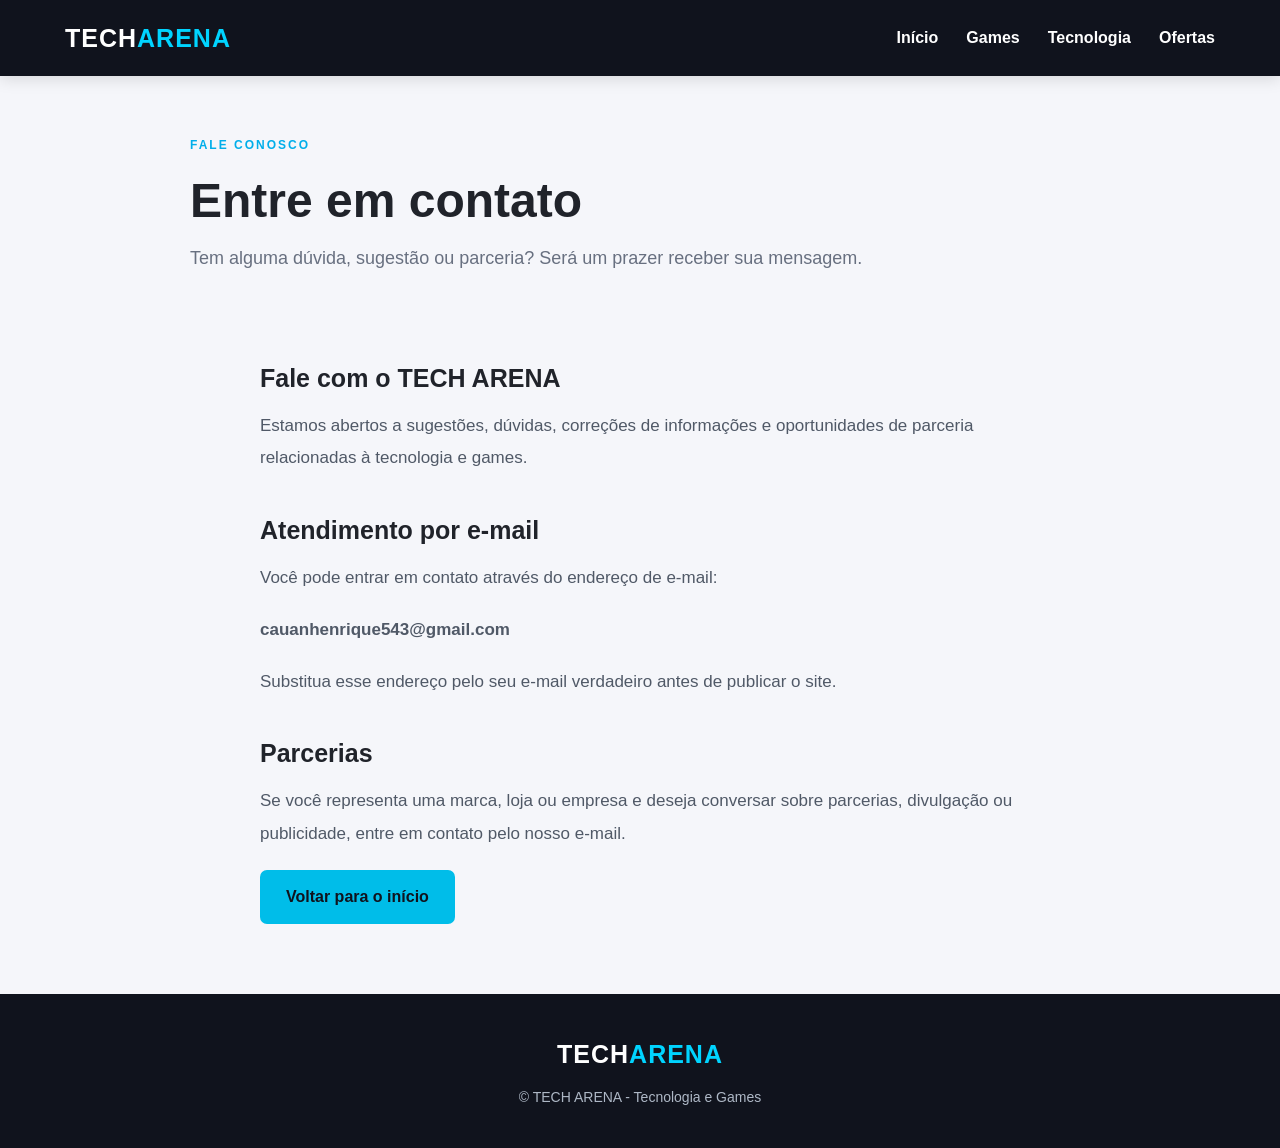
<file: contato.html>
<!DOCTYPE html>
<html lang="pt-BR">
<head>
    <meta charset="UTF-8">
    <meta name="viewport" content="width=device-width, initial-scale=1.0">

    <title>Contato | TECH ARENA</title>

    <meta name="description" content="Entre em contato com a equipe do TECH ARENA.">

    <link rel="stylesheet" href="style.css">
</head>
<body>

    <header class="header">
        <div class="container navbar">
            <a href="index.html" class="logo">
                TECH<span>ARENA</span>
            </a>

            <nav>
                <a href="index.html">Início</a>
                <a href="index.html#games">Games</a>
                <a href="index.html#tecnologia">Tecnologia</a>
                <a href="index.html#ofertas">Ofertas</a>
            </nav>
        </div>
    </header>

    <main class="container article-container">

        <div class="article-header">
            <span class="tag">FALE CONOSCO</span>

            <h1>Entre em contato</h1>

            <p>
                Tem alguma dúvida, sugestão ou parceria?
                Será um prazer receber sua mensagem.
            </p>
        </div>

        <article class="article-content">

            <h2>Fale com o TECH ARENA</h2>

            <p>
                Estamos abertos a sugestões, dúvidas,
                correções de informações e oportunidades
                de parceria relacionadas à tecnologia e games.
            </p>

            <h2>Atendimento por e-mail</h2>

            <p>
                Você pode entrar em contato através do
                endereço de e-mail:
            </p>

            <p>
                <strong>cauanhenrique543@gmail.com</strong>
            </p>

            <p>
                Substitua esse endereço pelo seu e-mail
                verdadeiro antes de publicar o site.
            </p>

            <h2>Parcerias</h2>

            <p>
                Se você representa uma marca, loja ou empresa
                e deseja conversar sobre parcerias,
                divulgação ou publicidade, entre em contato
                pelo nosso e-mail.
            </p>

            <a class="button" href="index.html">
                Voltar para o início
            </a>

        </article>

    </main>

    <footer class="footer">
        <div class="container">
            <a href="index.html" class="logo">
                TECH<span>ARENA</span>
            </a>
            <p>© TECH ARENA - Tecnologia e Games</p>
        </div>
    </footer>

</body>
</html>
</file>
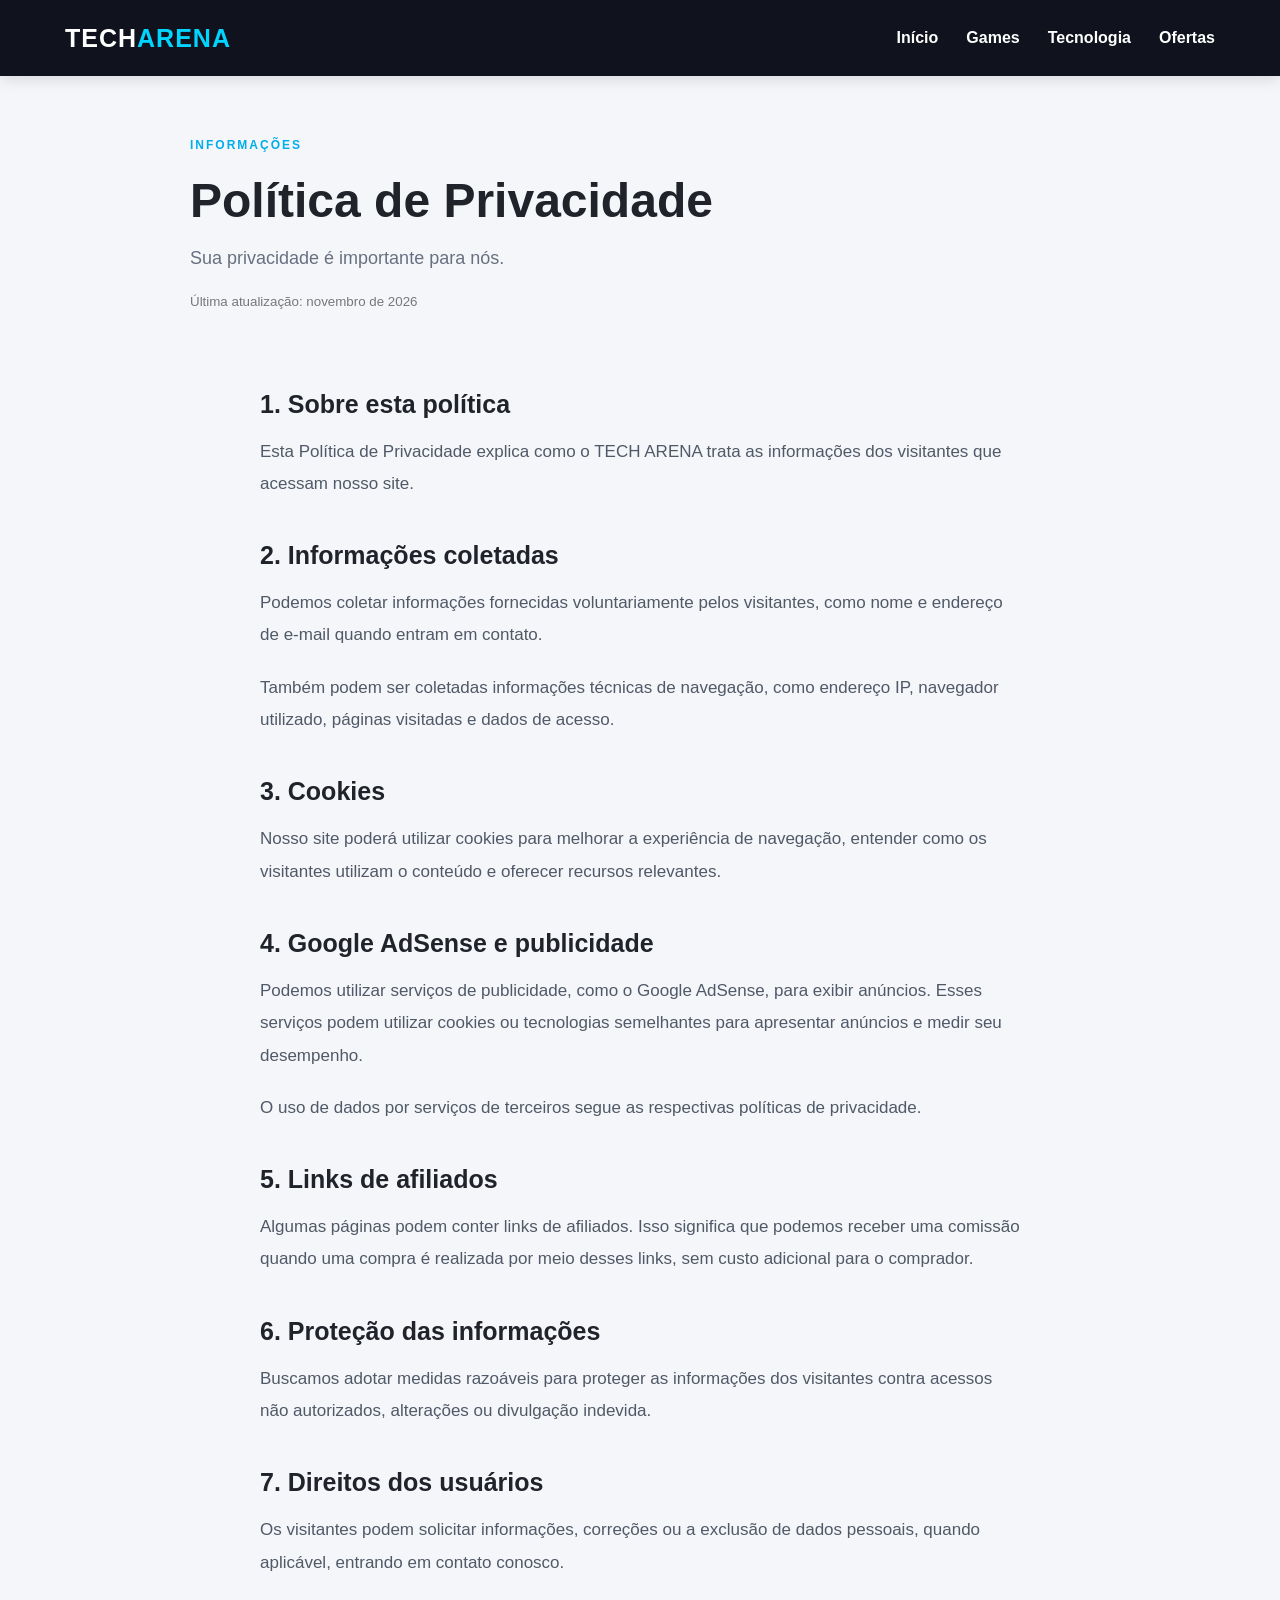
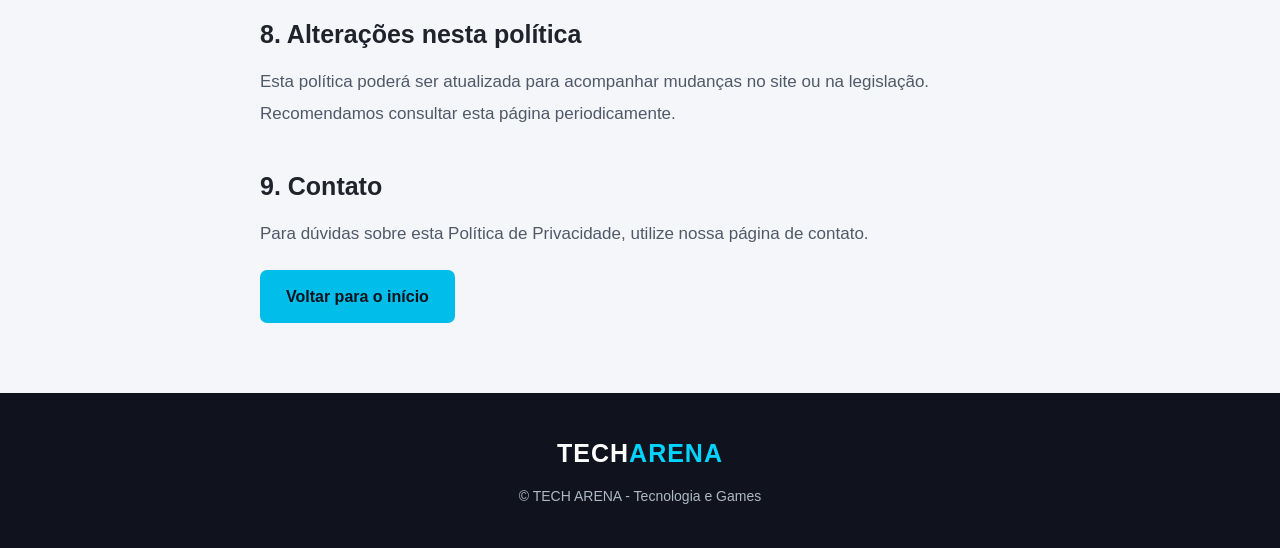
<file: privacidade.html>
<!DOCTYPE html>
<html lang="pt-BR">
<head>
    <meta charset="UTF-8">
    <meta name="viewport" content="width=device-width, initial-scale=1.0">

    <title>Política de Privacidade | TECH ARENA</title>

    <meta name="description" content="Conheça a política de privacidade do TECH ARENA.">

    <link rel="stylesheet" href="style.css">
</head>
<body>

    <header class="header">
        <div class="container navbar">
            <a href="index.html" class="logo">
                TECH<span>ARENA</span>
            </a>

            <nav>
                <a href="index.html">Início</a>
                <a href="index.html#games">Games</a>
                <a href="index.html#tecnologia">Tecnologia</a>
                <a href="index.html#ofertas">Ofertas</a>
            </nav>
        </div>
    </header>

    <main class="container article-container">

        <div class="article-header">
            <span class="tag">INFORMAÇÕES</span>

            <h1>Política de Privacidade</h1>

            <p>
                Sua privacidade é importante para nós.
            </p>

            <small>Última atualização: novembro de 2026</small>
        </div>

        <article class="article-content">

            <h2>1. Sobre esta política</h2>

            <p>
                Esta Política de Privacidade explica como o
                TECH ARENA trata as informações dos visitantes
                que acessam nosso site.
            </p>

            <h2>2. Informações coletadas</h2>

            <p>
                Podemos coletar informações fornecidas
                voluntariamente pelos visitantes, como nome
                e endereço de e-mail quando entram em contato.
            </p>

            <p>
                Também podem ser coletadas informações
                técnicas de navegação, como endereço IP,
                navegador utilizado, páginas visitadas
                e dados de acesso.
            </p>

            <h2>3. Cookies</h2>

            <p>
                Nosso site poderá utilizar cookies para
                melhorar a experiência de navegação,
                entender como os visitantes utilizam
                o conteúdo e oferecer recursos relevantes.
            </p>

            <h2>4. Google AdSense e publicidade</h2>

            <p>
                Podemos utilizar serviços de publicidade,
                como o Google AdSense, para exibir anúncios.
                Esses serviços podem utilizar cookies ou
                tecnologias semelhantes para apresentar
                anúncios e medir seu desempenho.
            </p>

            <p>
                O uso de dados por serviços de terceiros
                segue as respectivas políticas de privacidade.
            </p>

            <h2>5. Links de afiliados</h2>

            <p>
                Algumas páginas podem conter links de afiliados.
                Isso significa que podemos receber uma comissão
                quando uma compra é realizada por meio desses
                links, sem custo adicional para o comprador.
            </p>

            <h2>6. Proteção das informações</h2>

            <p>
                Buscamos adotar medidas razoáveis para proteger
                as informações dos visitantes contra acessos
                não autorizados, alterações ou divulgação indevida.
            </p>

            <h2>7. Direitos dos usuários</h2>

            <p>
                Os visitantes podem solicitar informações,
                correções ou a exclusão de dados pessoais,
                quando aplicável, entrando em contato conosco.
            </p>

            <h2>8. Alterações nesta política</h2>

            <p>
                Esta política poderá ser atualizada para
                acompanhar mudanças no site ou na legislação.
                Recomendamos consultar esta página periodicamente.
            </p>

            <h2>9. Contato</h2>

            <p>
                Para dúvidas sobre esta Política de Privacidade,
                utilize nossa página de contato.
            </p>

            <a class="button" href="index.html">
                Voltar para o início
            </a>

        </article>

    </main>

    <footer class="footer">
        <div class="container">
            <a href="index.html" class="logo">
                TECH<span>ARENA</span>
            </a>
            <p>© TECH ARENA - Tecnologia e Games</p>
        </div>
    </footer>

</body>
</html>
</file>
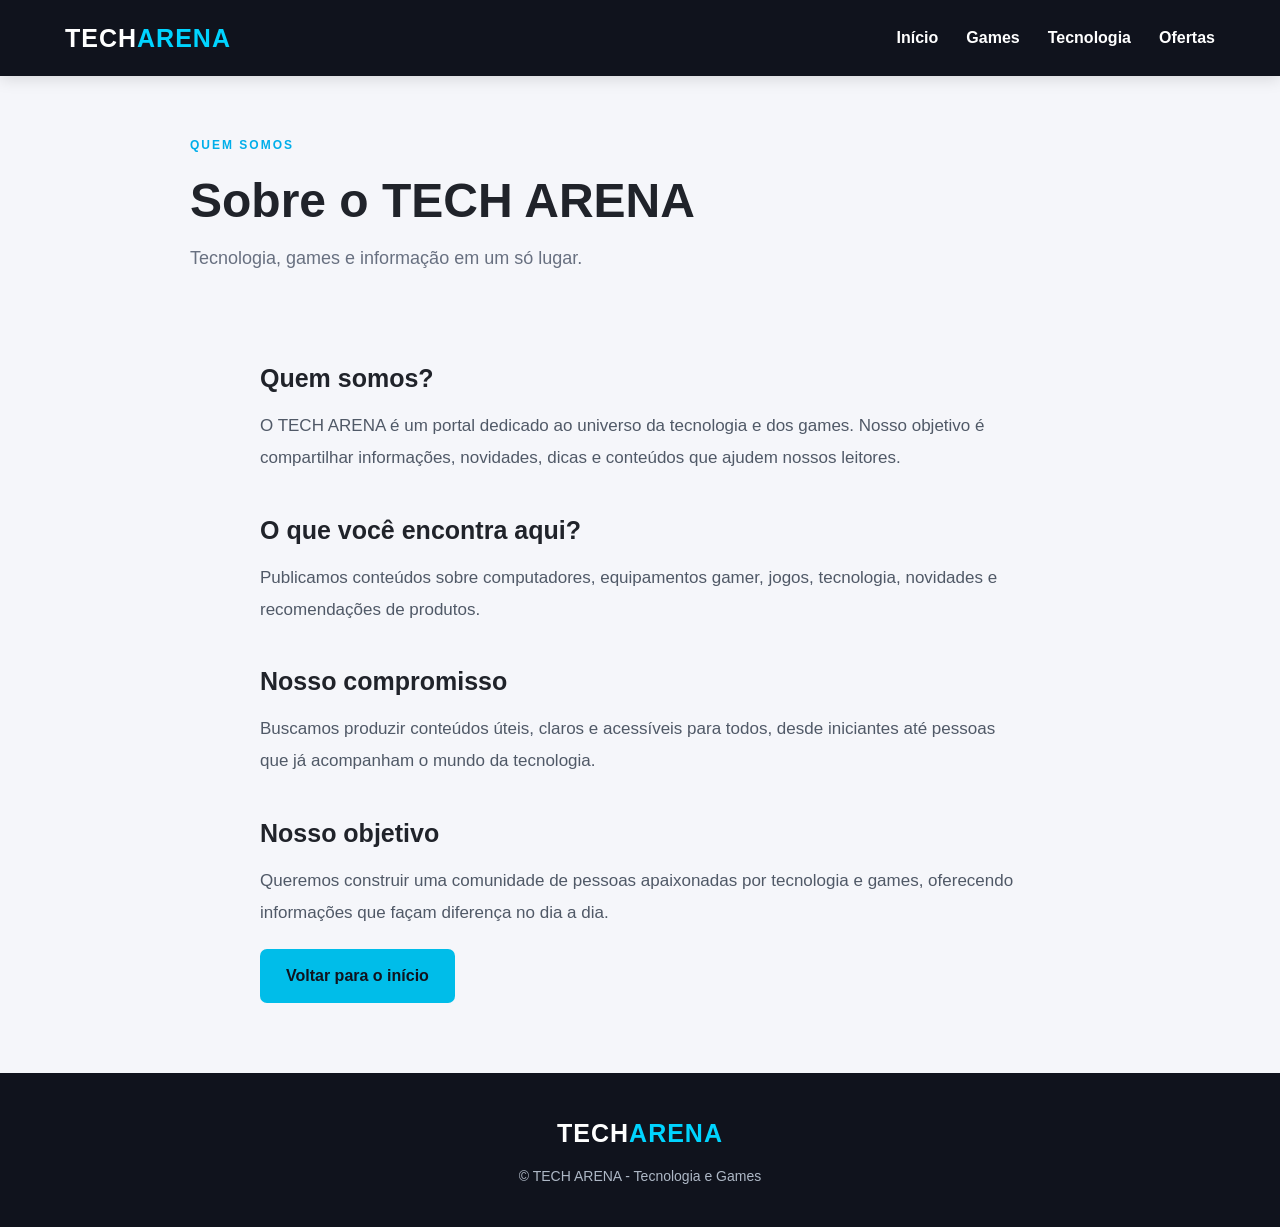
<file: sobre.html>
<!DOCTYPE html>
<html lang="pt-BR">
<head>
    <meta charset="UTF-8">
    <meta name="viewport" content="width=device-width, initial-scale=1.0">

    <title>Sobre nós | TECH ARENA</title>
    <meta name="description" content="Conheça o TECH ARENA, seu portal de tecnologia, games e novidades.">

    <link rel="stylesheet" href="style.css">
</head>
<body>

    <header class="header">
        <div class="container navbar">
            <a href="index.html" class="logo">
                TECH<span>ARENA</span>
            </a>

            <nav>
                <a href="index.html">Início</a>
                <a href="index.html#games">Games</a>
                <a href="index.html#tecnologia">Tecnologia</a>
                <a href="index.html#ofertas">Ofertas</a>
            </nav>
        </div>
    </header>

    <main class="container article-container">

        <div class="article-header">
            <span class="tag">QUEM SOMOS</span>

            <h1>Sobre o TECH ARENA</h1>

            <p>
                Tecnologia, games e informação em um só lugar.
            </p>
        </div>

        <article class="article-content">

            <h2>Quem somos?</h2>

            <p>
                O TECH ARENA é um portal dedicado ao universo
                da tecnologia e dos games. Nosso objetivo é
                compartilhar informações, novidades, dicas
                e conteúdos que ajudem nossos leitores.
            </p>

            <h2>O que você encontra aqui?</h2>

            <p>
                Publicamos conteúdos sobre computadores,
                equipamentos gamer, jogos, tecnologia,
                novidades e recomendações de produtos.
            </p>

            <h2>Nosso compromisso</h2>

            <p>
                Buscamos produzir conteúdos úteis, claros
                e acessíveis para todos, desde iniciantes
                até pessoas que já acompanham o mundo
                da tecnologia.
            </p>

            <h2>Nosso objetivo</h2>

            <p>
                Queremos construir uma comunidade de pessoas
                apaixonadas por tecnologia e games,
                oferecendo informações que façam diferença
                no dia a dia.
            </p>

            <a class="button" href="index.html">
                Voltar para o início
            </a>

        </article>

    </main>

    <footer class="footer">
        <div class="container">
            <a href="index.html" class="logo">
                TECH<span>ARENA</span>
            </a>
            <p>© TECH ARENA - Tecnologia e Games</p>
        </div>
    </footer>

</body>
</html>
</file>
<file: style.css>
/* ==============================
   CONFIGURAÇÕES GERAIS
============================== */

* {
    margin: 0;
    padding: 0;
    box-sizing: border-box;
}

html {
    scroll-behavior: smooth;
    scroll-padding-top: 80px;
}

body {
    font-family: Arial, sans-serif;
    background: #f5f6fa;
    color: #20232a;
    line-height: 1.6;
}

img {
    max-width: 100%;
    display: block;
}

.container {
    width: 90%;
    max-width: 1150px;
    margin: auto;
}

/* ==============================
   CABEÇALHO
============================== */

.header {
    background: #10131d;
    color: white;
    padding: 18px 0;
    position: sticky;
    top: 0;
    z-index: 100;
    box-shadow: 0 3px 15px #00000020;
}

.navbar {
    display: flex;
    justify-content: space-between;
    align-items: center;
}

.logo {
    color: white;
    font-size: 25px;
    font-weight: bold;
    text-decoration: none;
    letter-spacing: 1px;
}

.logo span {
    color: #00d4ff;
}

nav {
    display: flex;
    gap: 28px;
}

nav a {
    color: white;
    text-decoration: none;
    font-weight: bold;
    transition: 0.3s;
}

nav a:hover {
    color: #00d4ff;
}

.menu-button {
    display: none;
    color: white;
    background: none;
    border: none;
    font-size: 28px;
    cursor: pointer;
}

/* ==============================
   DESTAQUE PRINCIPAL
============================== */

.hero {
    background: linear-gradient(120deg, #10131d, #173b59);
    color: white;
    padding: 110px 0;
}

.hero-content {
    max-width: 1150px;
}

.tag {
    color: #00aeea;
    font-size: 12px;
    font-weight: bold;
    letter-spacing: 2px;
}

.hero h1 {
    max-width: 700px;
    font-size: clamp(36px, 6vw, 60px);
    line-height: 1.1;
    margin: 20px 0;
}

.hero p {
    max-width: 550px;
    color: #d0d8e2;
    margin-bottom: 30px;
    font-size: 17px;
}

/* ==============================
   BOTÕES
============================== */

.button {
    display: inline-block;
    background: #00bde9;
    color: #10131d;
    padding: 14px 26px;
    border-radius: 7px;
    text-decoration: none;
    font-weight: bold;
    transition: 0.3s;
}

.button:hover {
    background: #00d4ff;
    transform: translateY(-3px);
    box-shadow: 0 8px 20px #00bde940;
}

/* ==============================
   SEÇÕES
============================== */

.section {
    padding-top: 70px;
    padding-bottom: 70px;
}

.section h2,
.dark-section h2 {
    font-size: 32px;
    margin: 10px 0;
}

.section-title {
    margin-bottom: 32px;
}

.section-title p {
    color: #687080;
    margin-top: 8px;
}

/* ==============================
   CARDS DE NOTÍCIAS
============================== */

.news-grid {
    display: grid;
    grid-template-columns: repeat(3, 1fr);
    gap: 28px;
    align-items: stretch;
}

.news-card {
    background: white;
    border-radius: 14px;
    overflow: hidden;
    box-shadow: 0 5px 20px #0000000d;
    transition: transform 0.3s ease, box-shadow 0.3s ease;
    display: flex;
    flex-direction: column;
}

.news-card:hover {
    transform: translateY(-8px);
    box-shadow: 0 14px 30px #0000001a;
}

.news-card img {
    width: 100%;
    height: 220px;
    object-fit: cover;
    transition: transform 0.4s ease;
}

.news-card:hover img {
    transform: scale(1.04);
}

.card-content {
    padding: 24px;
    display: flex;
    flex-direction: column;
    flex: 1;
}

.category {
    color: #009ec8;
    font-size: 12px;
    font-weight: bold;
    letter-spacing: 1px;
}

.card-content h3 {
    margin: 12px 0;
    font-size: 20px;
    line-height: 1.4;
}

.card-content p {
    color: #687080;
    margin-bottom: 20px;
    flex: 1;
}

.card-content a {
    display: inline-block;
    width: fit-content;
    color: #008eb8;
    text-decoration: none;
    font-weight: bold;
    transition: 0.3s;
}

.card-content a:hover {
    color: #005d7a;
    transform: translateX(5px);
}

/* ==============================
   SEÇÃO GAMES
============================== */

.dark-section {
    background: #10131d;
    color: white;
}

.dark-section p {
    color: #c5cbd5;
}

/* ==============================
   SEÇÃO OFERTAS
============================== */

.offers-section {
    background: #e9eef3;
}

.ad-placeholder {
    margin-top: 30px;
    padding: 35px 15px;
    border: 2px dashed #9ba8b7;
    border-radius: 8px;
    text-align: center;
    color: #596575;
    font-weight: bold;
}

.ad-placeholder small {
    display: block;
    font-weight: normal;
    margin-top: 8px;
}

/* ==============================
   RODAPÉ
============================== */

.footer {
    background: #10131d;
    color: white;
    text-align: center;
    padding: 40px 0;
}

.footer p {
    color: #aeb8c6;
    margin-top: 12px;
    font-size: 14px;
}

.footer-links {
    display: flex;
    justify-content: center;
    flex-wrap: wrap;
    gap: 22px;
    margin-top: 22px;
}

.footer-links a {
    color: #00d4ff;
    text-decoration: none;
    font-size: 14px;
    transition: 0.3s;
}

.footer-links a:hover {
    color: white;
}

/* ==============================
   PÁGINAS DE NOTÍCIAS
============================== */

.article-container {
    max-width: 900px;
}

.article-header {
    padding: 55px 0 30px;
}

.article-header h1 {
    font-size: clamp(32px, 5vw, 48px);
    margin: 15px 0;
    line-height: 1.2;
}

.article-header p {
    font-size: 18px;
    color: #687080;
    margin-bottom: 15px;
}

.article-header small {
    color: #777;
}

.article-image {
    width: 100%;
    max-height: 480px;
    object-fit: cover;
    border-radius: 12px;
}

.article-content {
    max-width: 760px;
    margin: 40px auto 70px;
}

.article-content h2 {
    font-size: 25px;
    margin: 35px 0 12px;
}

.article-content p {
    font-size: 17px;
    line-height: 1.9;
    color: #505967;
    margin-bottom: 20px;
}

.article-ad {
    padding: 45px 10px;
    border: 2px dashed #9ba8b7;
    text-align: center;
    border-radius: 8px;
    margin: 35px 0;
    color: #687080;
}

.product-box {
    background: white;
    padding: 25px;
    border-radius: 10px;
    border: 1px solid #ddd;
    margin: 25px 0;
}

.product-box small {
    color: #687080;
    display: block;
    margin-top: 15px;
    line-height: 1.6;
}

/* ==============================
   TABLETS
============================== */

@media (max-width: 900px) {

    .news-grid {
        grid-template-columns: repeat(2, 1fr);
    }

}

/* ==============================
   CELULARES
============================== */

@media (max-width: 768px) {

    .menu-button {
        display: block;
    }

    nav {
        display: none;
        position: absolute;
        top: 100%;
        left: 0;
        width: 100%;
        background: #10131d;
        padding: 20px;
        flex-direction: column;
        gap: 18px;
        box-shadow: 0 8px 15px #00000030;
    }

    nav.active {
        display: flex;
    }

    .news-grid {
        grid-template-columns: 1fr;
    }

    .news-card img {
        height: 230px;
    }

    .hero {
        padding: 75px 0;
    }

    .section {
        padding-top: 50px;
        padding-bottom: 50px;
    }

    .section h2,
    .dark-section h2 {
        font-size: 27px;
    }

    .footer-links {
        flex-direction: column;
        gap: 12px;
    }

}

/* ==============================
   TELAS MUITO PEQUENAS
============================== */

@media (max-width: 400px) {

    .logo {
        font-size: 21px;
    }

    .hero h1 {
        font-size: 34px;
    }

    .card-content {
        padding: 19px;
    }

}

/* ==============================
   ACESSIBILIDADE
============================== */

@media (prefers-reduced-motion: reduce) {

    *,
    *::before,
    *::after {
        scroll-behavior: auto !important;
        transition-duration: 0.01ms !important;
        animation-duration: 0.01ms !important;
    }

}
</file>
